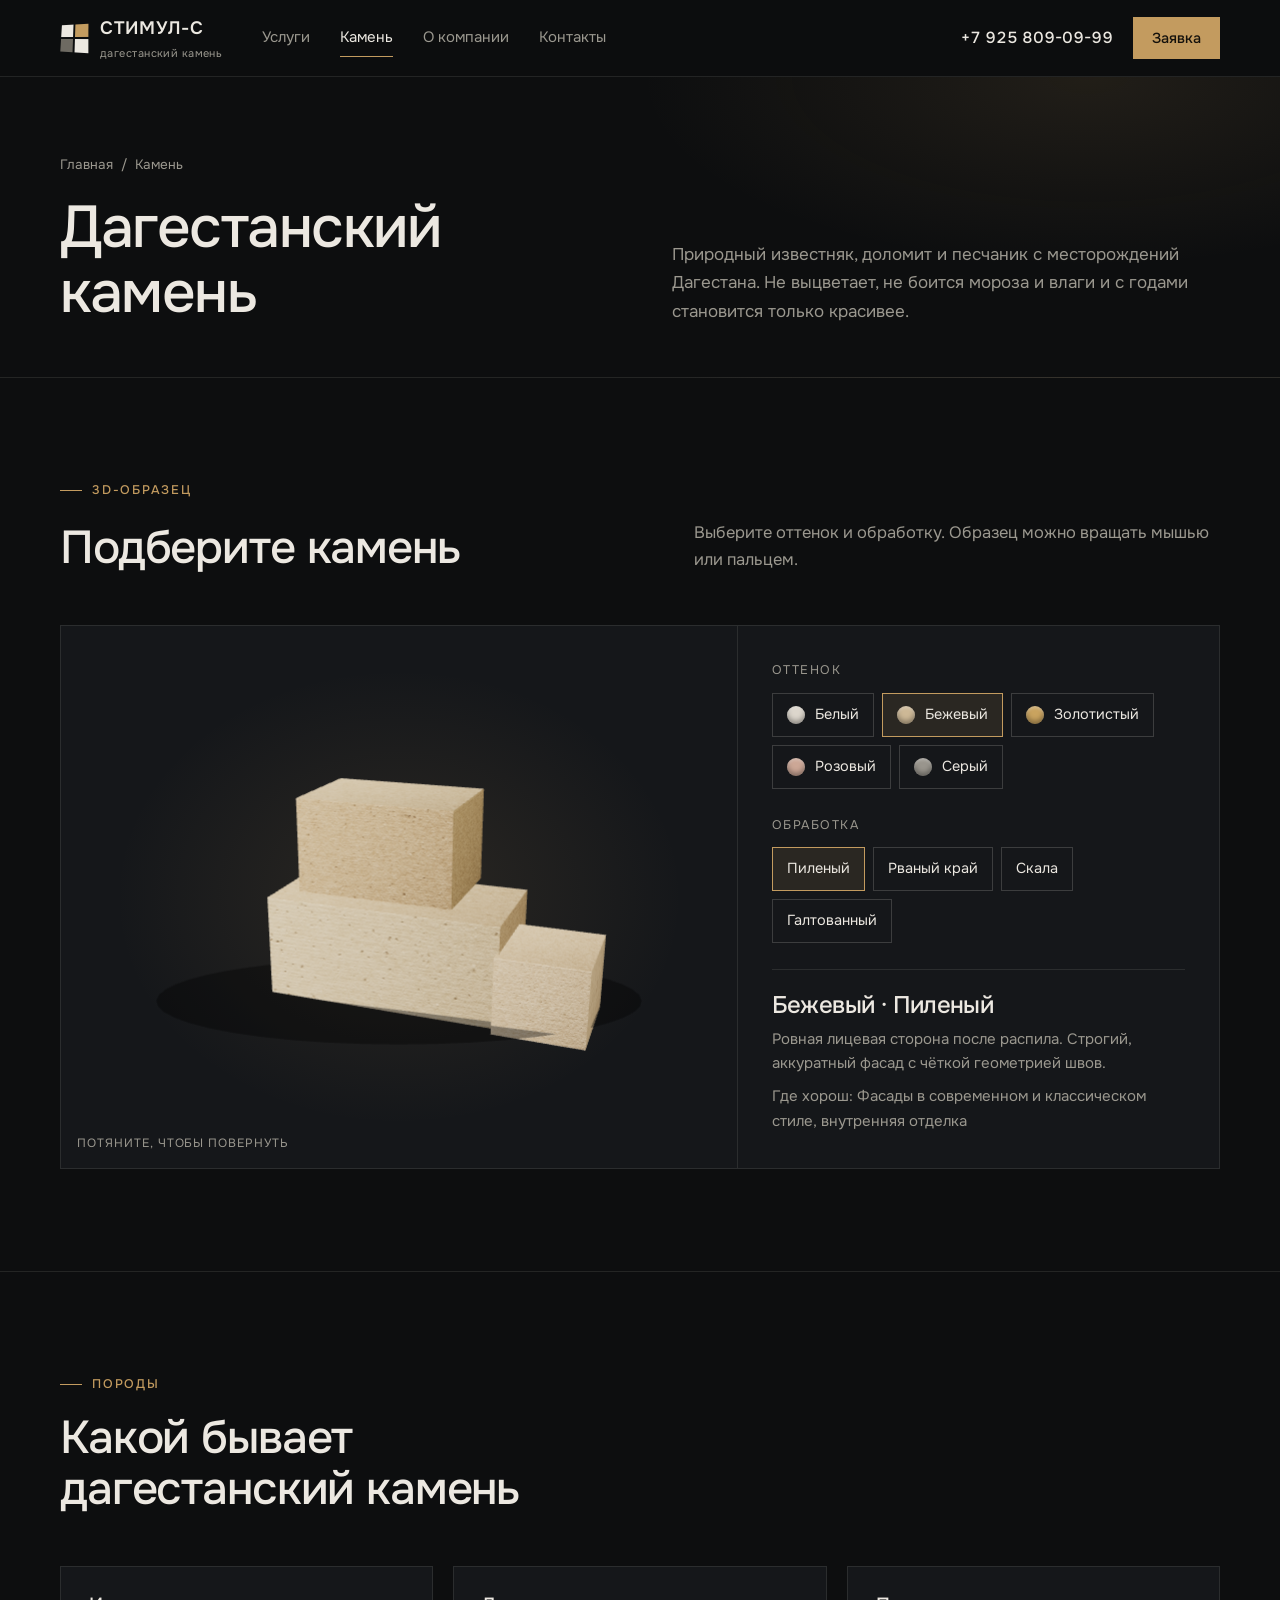
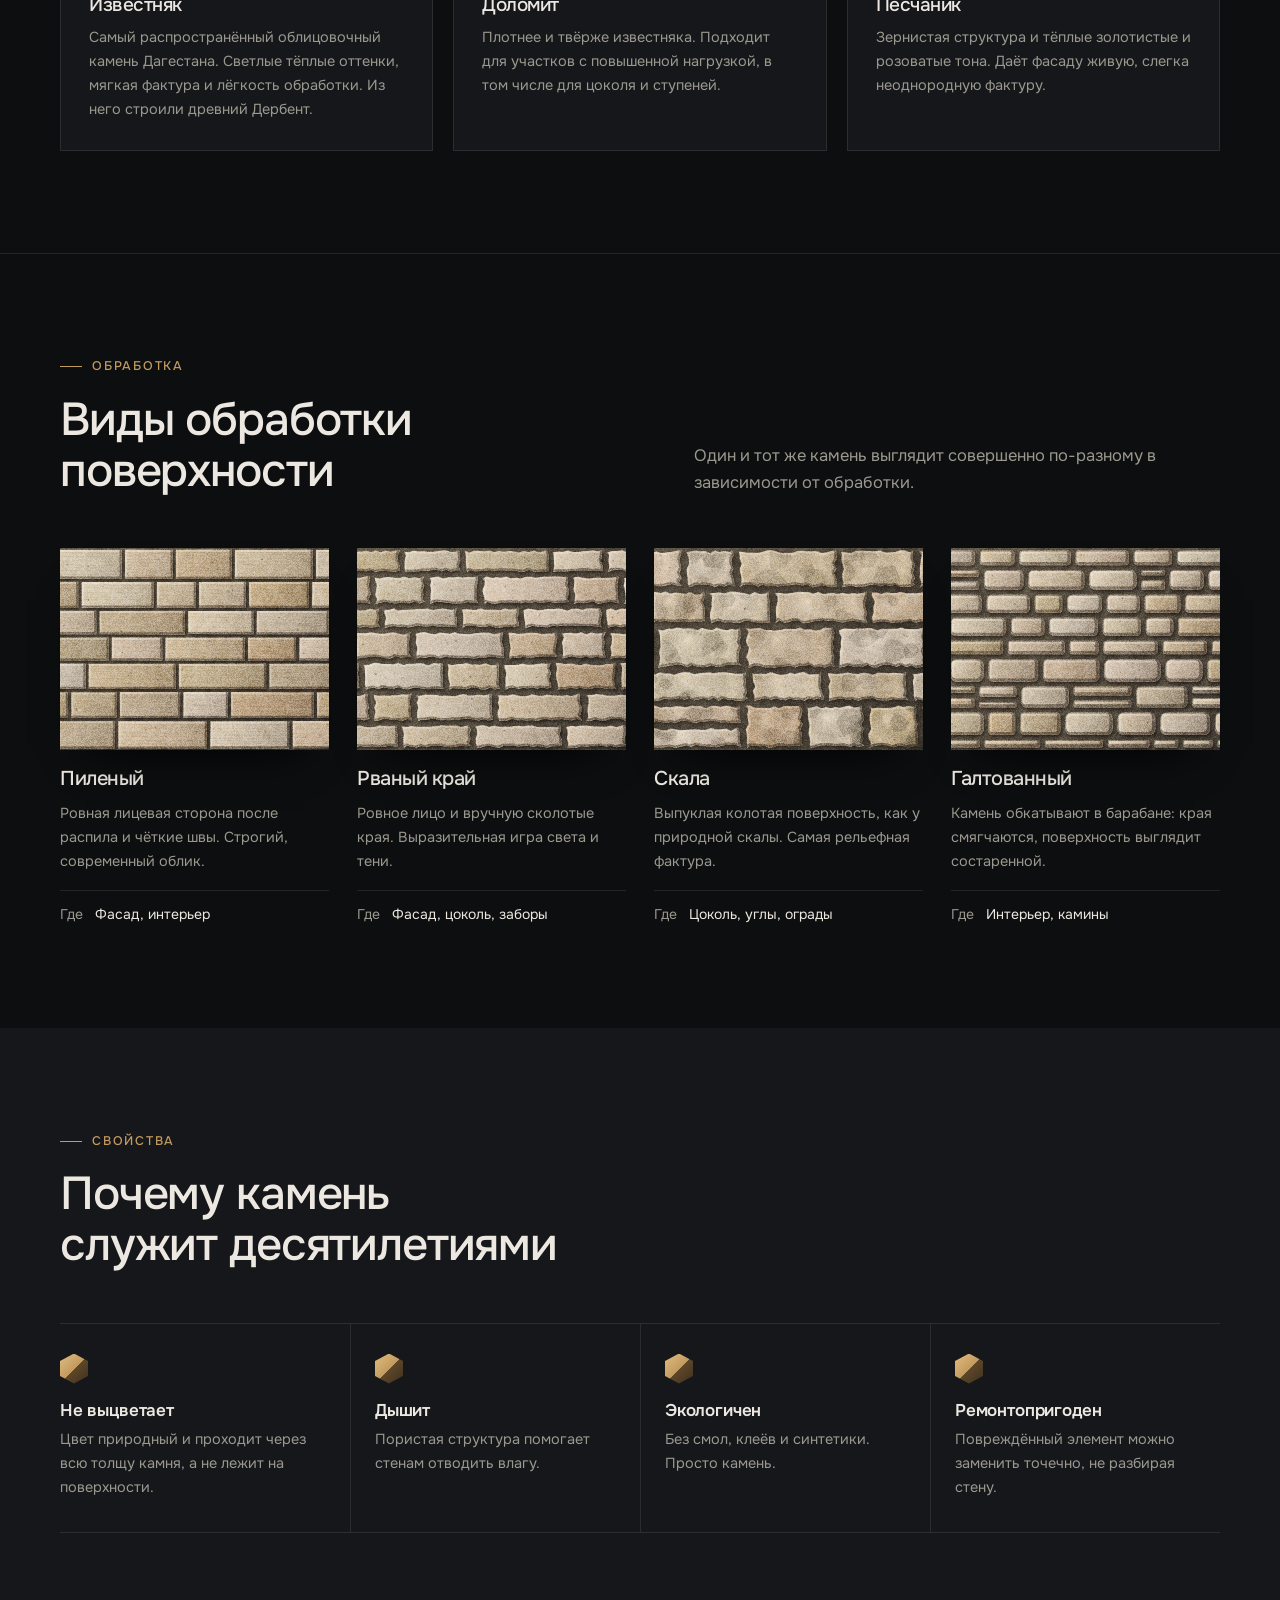
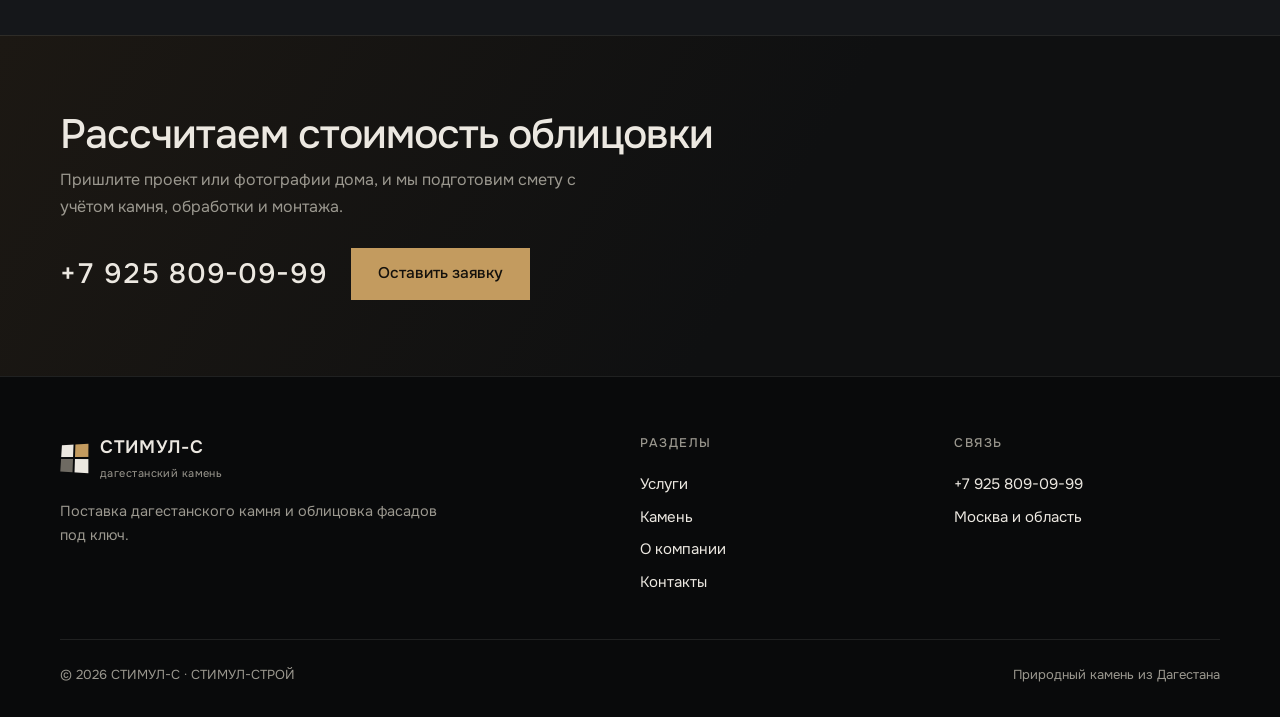
<file: kamen.html>
<!doctype html>
<html lang="ru">
<head>
<meta charset="utf-8">
<meta name="viewport" content="width=device-width,initial-scale=1,viewport-fit=cover">
<title>Камень · СТИМУЛ-С</title>
<meta name="description" content="Дагестанский природный камень: известняк, доломит, песчаник. Оттенки, виды обработки, свойства.">
<link rel="preconnect" href="https://fonts.googleapis.com">
<link rel="preconnect" href="https://fonts.gstatic.com" crossorigin>
<link rel="stylesheet" href="https://fonts.googleapis.com/css2?family=Onest:wght@400;500;600&display=swap">
<link rel="stylesheet" href="assets/style.css">
</head>
<body>
<header class="hdr">
  <div class="wrap">
    <a class="logo" href="index.html" aria-label="СТИМУЛ-С, главная"><i><b></b><b></b><b></b><b></b></i><span>СТИМУЛ-С<small>дагестанский камень</small></span></a>
    <nav class="nav" aria-label="Разделы"><a href="uslugi.html">Услуги</a><a href="kamen.html" aria-current="page">Камень</a><a href="o-kompanii.html">О компании</a><a href="kontakty.html">Контакты</a></nav>
    <div class="hdr-right">
      <a class="hdr-phone" href="tel:+79258090999">+7 925 809-09-99</a>
      <a class="btn btn-sm" href="kontakty.html">Заявка</a>
      <button class="burger" type="button" aria-label="Меню" aria-expanded="false"><span></span></button>
    </div>
  </div>
</header>
<main>
<section class="ph">
  <div class="wrap">
    <nav class="crumbs" aria-label="Навигация"><a href="index.html">Главная</a><span>/</span><span>Камень</span></nav>
    <h1>Дагестанский камень</h1>
    <p>Природный известняк, доломит и песчаник с месторождений Дагестана. Не выцветает, не боится мороза и влаги и с годами становится только красивее.</p>
  </div>
</section>
<section class="sec">
  <div class="wrap">
    <div class="head"><span class="label">3D-образец</span><h2>Подберите камень</h2><p>Выберите оттенок и обработку. Образец можно вращать мышью или пальцем.</p></div>
    <div class="cfg">
      <div class="stage" data-scene="sample" id="cfg-stage">
        <canvas class="fallback" data-art="wall" data-color="beige" data-finish="sawn" data-seed="90" data-scale="1" role="img" aria-label="Образец кладки"></canvas>
        <div class="gl" role="img" aria-label="Объёмный образец выбранного камня"></div>
        <span class="stage-hint">Потяните, чтобы повернуть</span>
      </div>
      <div class="cfg-panel">
        <fieldset id="cfg-color"><legend>Оттенок</legend><div class="chips">
          <div class="chip"><input type="radio" name="clr" id="c-white" value="white"><label for="c-white"><span class="sw" style="background:#DCD6CC"></span>Белый</label></div>
          <div class="chip"><input type="radio" name="clr" id="c-beige" value="beige" checked><label for="c-beige"><span class="sw" style="background:#CDB896"></span>Бежевый</label></div>
          <div class="chip"><input type="radio" name="clr" id="c-gold" value="gold"><label for="c-gold"><span class="sw" style="background:#C9A35F"></span>Золотистый</label></div>
          <div class="chip"><input type="radio" name="clr" id="c-pink" value="pink"><label for="c-pink"><span class="sw" style="background:#CCA796"></span>Розовый</label></div>
          <div class="chip"><input type="radio" name="clr" id="c-grey" value="grey"><label for="c-grey"><span class="sw" style="background:#99958D"></span>Серый</label></div>
        </div></fieldset>
        <fieldset id="cfg-finish"><legend>Обработка</legend><div class="chips">
          <div class="chip"><input type="radio" name="fin" id="f-sawn" value="sawn" checked><label for="f-sawn">Пиленый</label></div>
          <div class="chip"><input type="radio" name="fin" id="f-rough" value="rough"><label for="f-rough">Рваный край</label></div>
          <div class="chip"><input type="radio" name="fin" id="f-rock" value="rock"><label for="f-rock">Скала</label></div>
          <div class="chip"><input type="radio" name="fin" id="f-tumbled" value="tumbled"><label for="f-tumbled">Галтованный</label></div>
        </div></fieldset>
        <div class="cfg-desc" aria-live="polite"><h3 id="cfg-name">Бежевый · Пиленый</h3><p id="cfg-text"></p><p id="cfg-use" class="small"></p></div>
      </div>
    </div>
  </div>
</section>
<section class="sec">
  <div class="wrap">
    <div class="head"><span class="label">Породы</span><h2>Какой бывает дагестанский камень</h2></div>
    <div class="grid3">
      <div class="feat"><h3>Известняк</h3><p>Самый распространённый облицовочный камень Дагестана. Светлые тёплые оттенки, мягкая фактура и лёгкость обработки. Из него строили древний Дербент.</p></div>
      <div class="feat"><h3>Доломит</h3><p>Плотнее и твёрже известняка. Подходит для участков с повышенной нагрузкой, в том числе для цоколя и ступеней.</p></div>
      <div class="feat"><h3>Песчаник</h3><p>Зернистая структура и тёплые золотистые и розоватые тона. Даёт фасаду живую, слегка неоднородную фактуру.</p></div>
    </div>
  </div>
</section>
<section class="sec">
  <div class="wrap">
    <div class="head"><span class="label">Обработка</span><h2>Виды обработки поверхности</h2><p>Один и тот же камень выглядит совершенно по-разному в зависимости от обработки.</p></div>
    <div class="grid4">
      <div class="card finish tilt-wrap"><div class="tilt"><div class="pic"><canvas data-art="wall" data-color="beige" data-finish="sawn" data-seed="71" role="img" aria-label="Пиленый"></canvas></div></div>
        <h3>Пиленый</h3><p>Ровная лицевая сторона после распила и чёткие швы. Строгий, современный облик.</p><dl><dt>Где</dt><dd>Фасад, интерьер</dd></dl></div>
      <div class="card finish tilt-wrap"><div class="tilt"><div class="pic"><canvas data-art="wall" data-color="beige" data-finish="rough" data-seed="72" role="img" aria-label="Рваный край"></canvas></div></div>
        <h3>Рваный край</h3><p>Ровное лицо и вручную сколотые края. Выразительная игра света и тени.</p><dl><dt>Где</dt><dd>Фасад, цоколь, заборы</dd></dl></div>
      <div class="card finish tilt-wrap"><div class="tilt"><div class="pic"><canvas data-art="wall" data-color="beige" data-finish="rock" data-seed="73" role="img" aria-label="Скала"></canvas></div></div>
        <h3>Скала</h3><p>Выпуклая колотая поверхность, как у природной скалы. Самая рельефная фактура.</p><dl><dt>Где</dt><dd>Цоколь, углы, ограды</dd></dl></div>
      <div class="card finish tilt-wrap"><div class="tilt"><div class="pic"><canvas data-art="wall" data-color="beige" data-finish="tumbled" data-seed="74" role="img" aria-label="Галтованный"></canvas></div></div>
        <h3>Галтованный</h3><p>Камень обкатывают в барабане: края смягчаются, поверхность выглядит состаренной.</p><dl><dt>Где</dt><dd>Интерьер, камины</dd></dl></div>
    </div>
  </div>
</section>
<section class="sec tint">
  <div class="wrap">
    <div class="head"><span class="label">Свойства</span><h2>Почему камень служит десятилетиями</h2></div>
    <div class="facts">
      <div><i></i><h3>Не выцветает</h3><p>Цвет природный и проходит через всю толщу камня, а не лежит на поверхности.</p></div>
      <div><i></i><h3>Дышит</h3><p>Пористая структура помогает стенам отводить влагу.</p></div>
      <div><i></i><h3>Экологичен</h3><p>Без смол, клеёв и синтетики. Просто камень.</p></div>
      <div><i></i><h3>Ремонтопригоден</h3><p>Повреждённый элемент можно заменить точечно, не разбирая стену.</p></div>
    </div>
  </div>
</section>
<section class="cta">
  <div class="wrap">
    <div><h2>Рассчитаем стоимость облицовки</h2><p>Пришлите проект или фотографии дома, и мы подготовим смету с учётом камня, обработки и монтажа.</p></div>
    <div class="cta-actions"><a class="cta-phone" href="tel:+79258090999">+7 925 809-09-99</a><a class="btn btn-light" href="kontakty.html">Оставить заявку</a></div>
  </div>
</section>
</main>
<footer class="ftr">
  <div class="wrap">
    <div class="cols">
      <div><a class="logo" href="index.html"><i><b></b><b></b><b></b><b></b></i><span>СТИМУЛ-С<small>дагестанский камень</small></span></a>
        <p>Поставка дагестанского камня и облицовка фасадов под ключ.</p></div>
      <div><h4>Разделы</h4><ul><li><a href="uslugi.html">Услуги</a></li><li><a href="kamen.html">Камень</a></li><li><a href="o-kompanii.html">О компании</a></li><li><a href="kontakty.html">Контакты</a></li></ul></div>
      <div><h4>Связь</h4><ul><li><a href="tel:+79258090999">+7 925 809-09-99</a></li><li>Москва и область</li></ul></div>
    </div>
    <div class="bottom"><span>© <span data-year>2026</span> СТИМУЛ-С · СТИМУЛ-СТРОЙ</span><span>Природный камень из Дагестана</span></div>
  </div>
</footer>
<script src="assets/stone.js"></script>
<script src="assets/three.min.js"></script>
<script src="assets/three-scene.js"></script>
<script src="assets/app.js"></script>
</body>
</html>
</file>
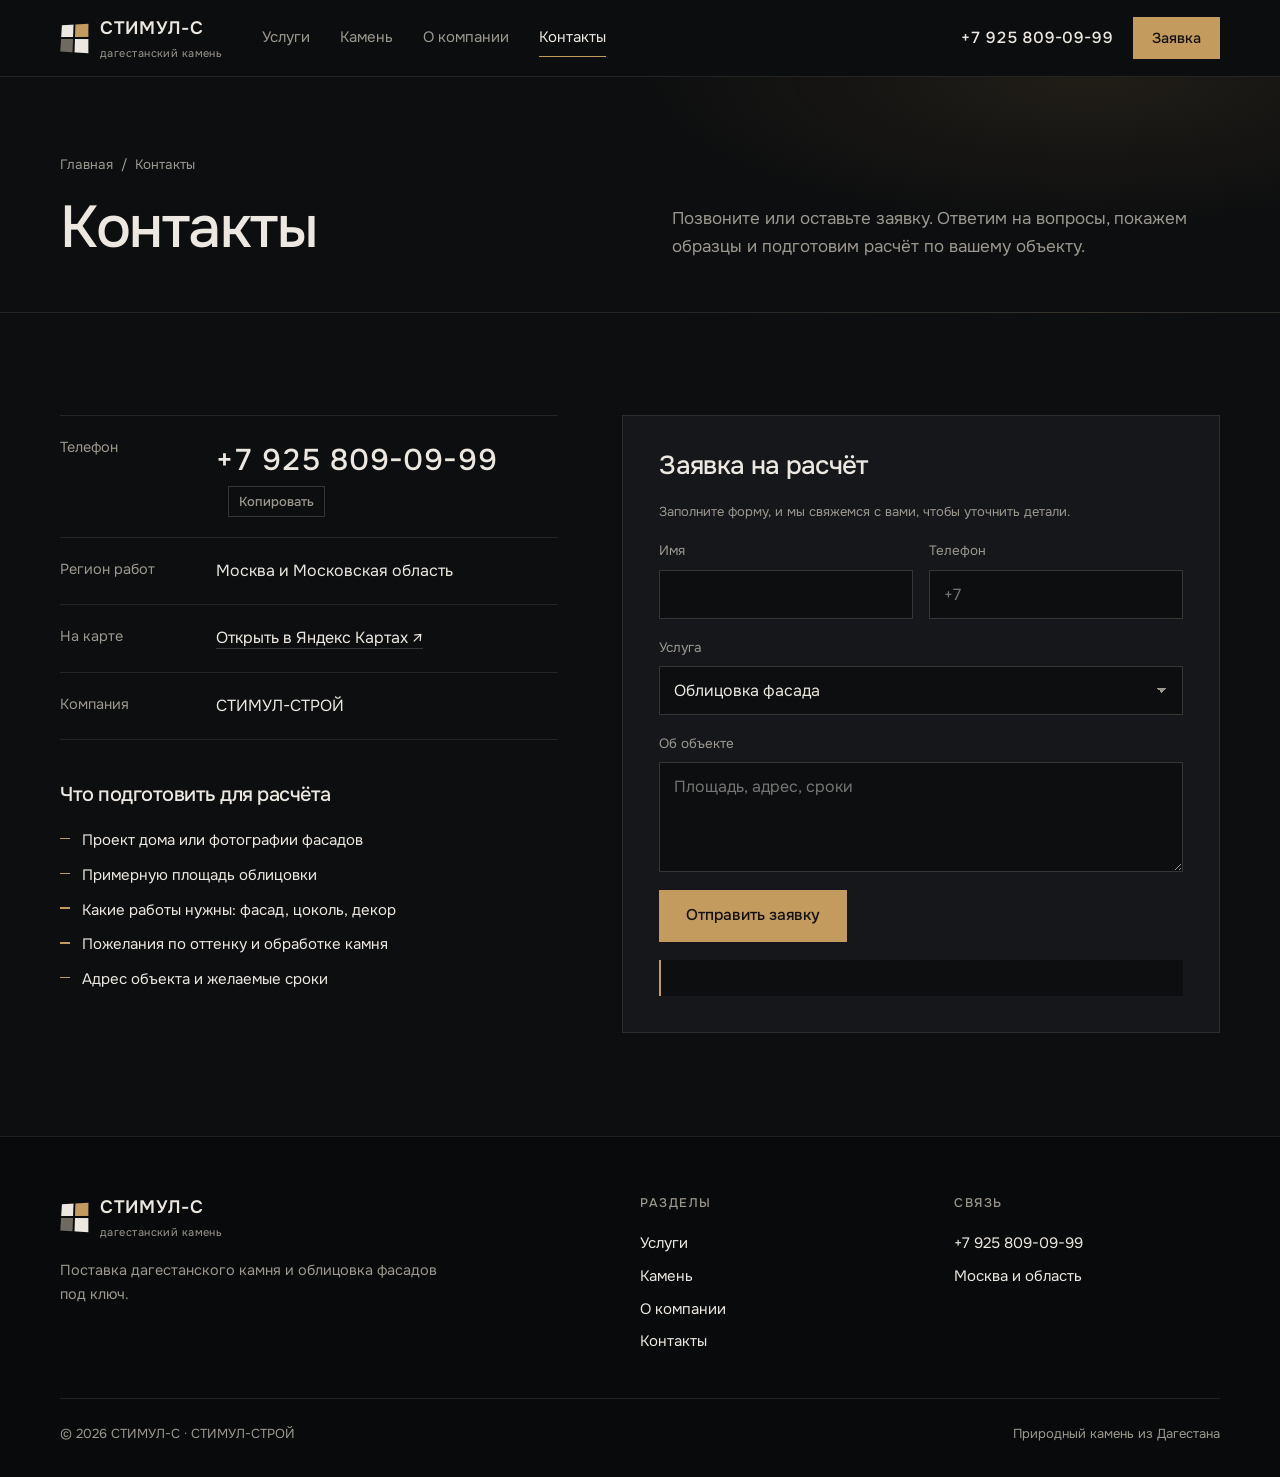
<file: kontakty.html>
<!doctype html>
<html lang="ru">
<head>
<meta charset="utf-8">
<meta name="viewport" content="width=device-width,initial-scale=1,viewport-fit=cover">
<title>Контакты · СТИМУЛ-С</title>
<meta name="description" content="Телефон и заявка на расчёт облицовки дагестанским камнем.">
<link rel="preconnect" href="https://fonts.googleapis.com">
<link rel="preconnect" href="https://fonts.gstatic.com" crossorigin>
<link rel="stylesheet" href="https://fonts.googleapis.com/css2?family=Onest:wght@400;500;600&display=swap">
<link rel="stylesheet" href="assets/style.css">
</head>
<body>
<header class="hdr">
  <div class="wrap">
    <a class="logo" href="index.html" aria-label="СТИМУЛ-С, главная"><i><b></b><b></b><b></b><b></b></i><span>СТИМУЛ-С<small>дагестанский камень</small></span></a>
    <nav class="nav" aria-label="Разделы"><a href="uslugi.html">Услуги</a><a href="kamen.html">Камень</a><a href="o-kompanii.html">О компании</a><a href="kontakty.html" aria-current="page">Контакты</a></nav>
    <div class="hdr-right">
      <a class="hdr-phone" href="tel:+79258090999">+7 925 809-09-99</a>
      <a class="btn btn-sm" href="kontakty.html">Заявка</a>
      <button class="burger" type="button" aria-label="Меню" aria-expanded="false"><span></span></button>
    </div>
  </div>
</header>
<main>
<section class="ph">
  <div class="wrap">
    <nav class="crumbs" aria-label="Навигация"><a href="index.html">Главная</a><span>/</span><span>Контакты</span></nav>
    <h1>Контакты</h1>
    <p>Позвоните или оставьте заявку. Ответим на вопросы, покажем образцы и подготовим расчёт по вашему объекту.</p>
  </div>
</section>
<section class="sec">
  <div class="wrap contact">
    <div class="c-col">
      <dl class="c-list">
        <div><dt>Телефон</dt><dd><a class="c-big" href="tel:+79258090999">+7 925 809-09-99</a><button class="copy" type="button">Копировать</button></dd></div>
        <div><dt>Регион работ</dt><dd>Москва и Московская область</dd></div>
        <div><dt>На карте</dt><dd><a href="https://yandex.ru/maps/org/rashidstroy/15438129561/?ll=38.048163%2C55.611939&amp;z=16" target="_blank" rel="noopener">Открыть в Яндекс Картах ↗</a></dd></div>
        <div><dt>Компания</dt><dd>СТИМУЛ-СТРОЙ</dd></div>
      </dl>
      <div class="prep">
        <h3>Что подготовить для расчёта</h3>
        <ul class="ticks">
          <li>Проект дома или фотографии фасадов</li>
          <li>Примерную площадь облицовки</li>
          <li>Какие работы нужны: фасад, цоколь, декор</li>
          <li>Пожелания по оттенку и обработке камня</li>
          <li>Адрес объекта и желаемые сроки</li>
        </ul>
      </div>
    </div>
    <form class="req" novalidate>
      <h2>Заявка на расчёт</h2>
      <p class="small">Заполните форму, и мы свяжемся с вами, чтобы уточнить детали.</p>
      <div class="row2">
        <div class="field"><label for="f-name">Имя</label><input id="f-name" name="name" autocomplete="name"></div>
        <div class="field"><label for="f-phone">Телефон</label><input id="f-phone" name="phone" type="tel" autocomplete="tel" placeholder="+7"></div>
      </div>
      <p class="err" hidden>Укажите номер телефона, чтобы мы могли перезвонить.</p>
      <div class="field"><label for="f-work">Услуга</label>
        <select id="f-work" name="work"><option>Облицовка фасада</option><option>Цоколь из камня</option><option>Декор фасада</option><option>Внутренняя отделка</option><option>Мощение природным камнем</option><option>Нужна консультация</option></select></div>
      <div class="field"><label for="f-msg">Об объекте</label><textarea id="f-msg" name="msg" placeholder="Площадь, адрес, сроки"></textarea></div>
      <div><button class="btn" type="submit">Отправить заявку</button></div>
      <div class="ok" hidden></div>
    </form>
  </div>
</section>

</main>
<footer class="ftr">
  <div class="wrap">
    <div class="cols">
      <div><a class="logo" href="index.html"><i><b></b><b></b><b></b><b></b></i><span>СТИМУЛ-С<small>дагестанский камень</small></span></a>
        <p>Поставка дагестанского камня и облицовка фасадов под ключ.</p></div>
      <div><h4>Разделы</h4><ul><li><a href="uslugi.html">Услуги</a></li><li><a href="kamen.html">Камень</a></li><li><a href="o-kompanii.html">О компании</a></li><li><a href="kontakty.html">Контакты</a></li></ul></div>
      <div><h4>Связь</h4><ul><li><a href="tel:+79258090999">+7 925 809-09-99</a></li><li>Москва и область</li></ul></div>
    </div>
    <div class="bottom"><span>© <span data-year>2026</span> СТИМУЛ-С · СТИМУЛ-СТРОЙ</span><span>Природный камень из Дагестана</span></div>
  </div>
</footer>
<script src="assets/stone.js"></script>
<script src="assets/three.min.js"></script>
<script src="assets/three-scene.js"></script>
<script src="assets/app.js"></script>
</body>
</html>
</file>
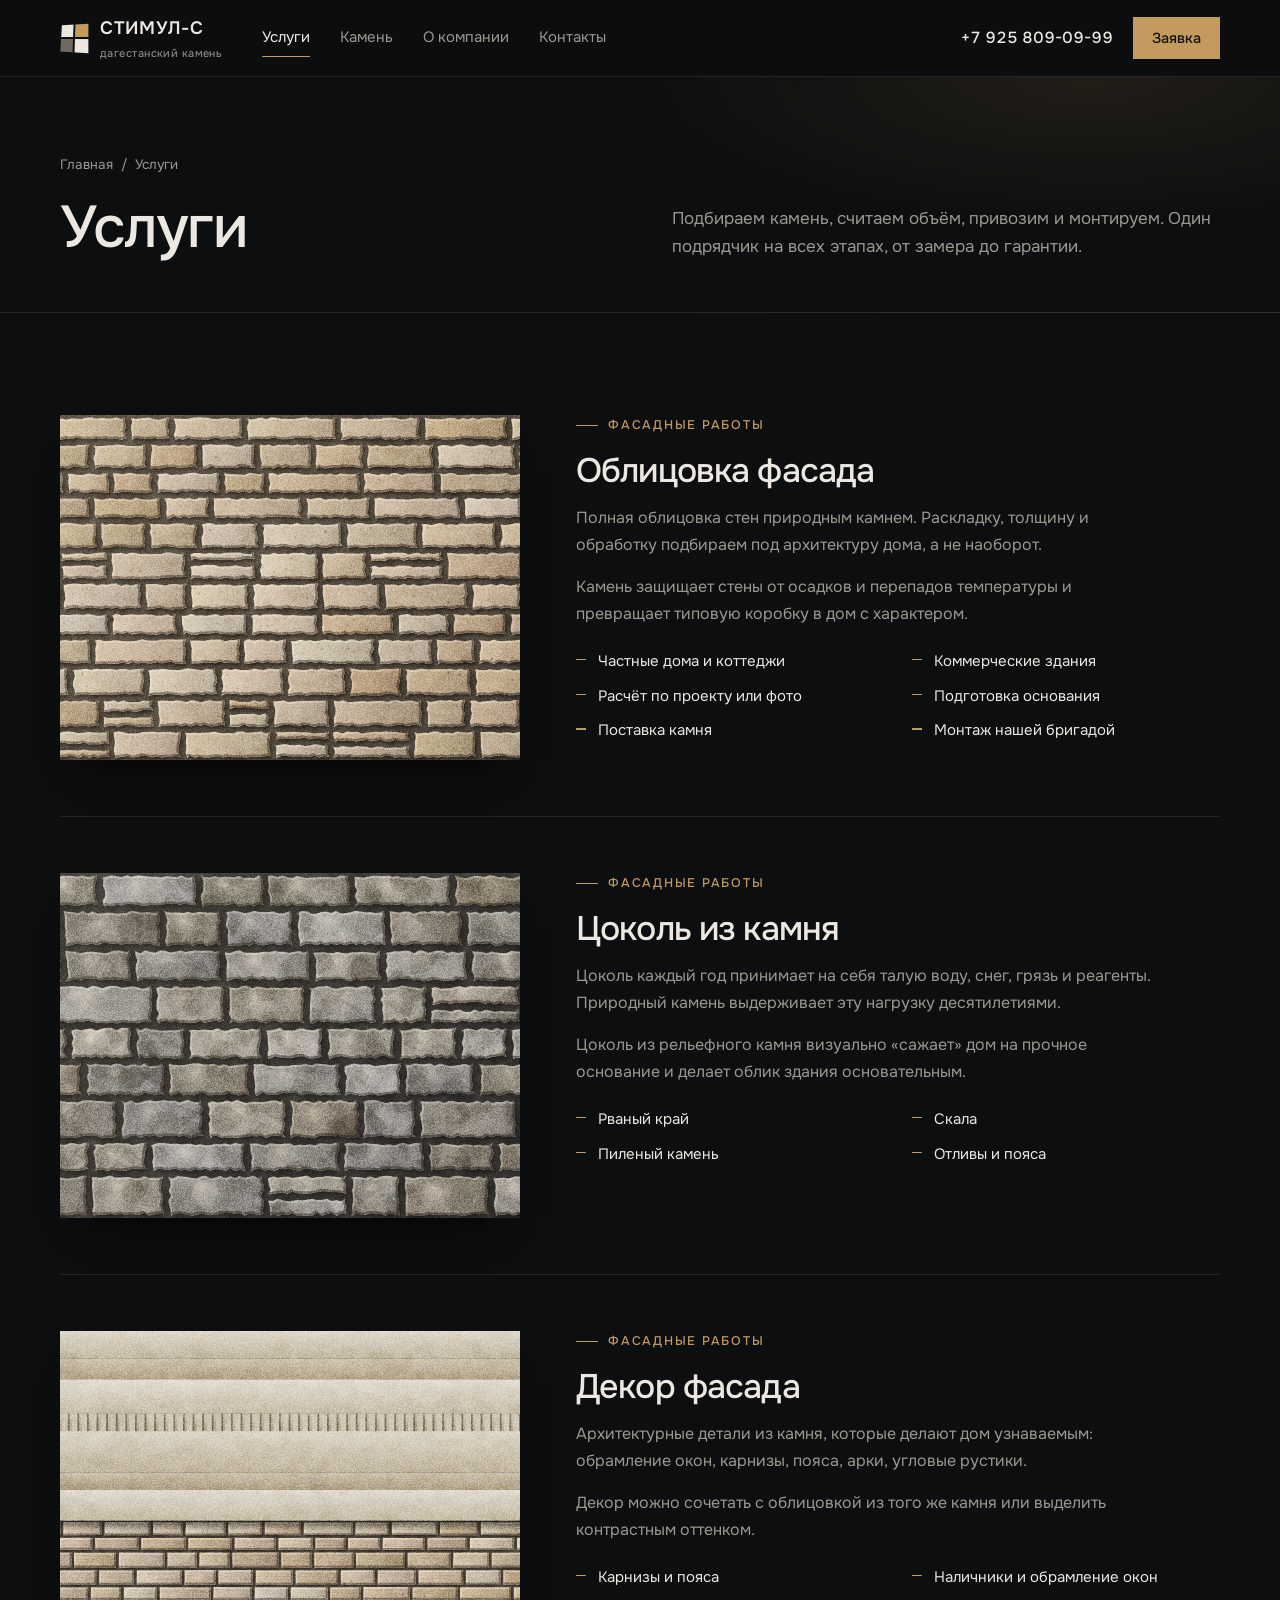
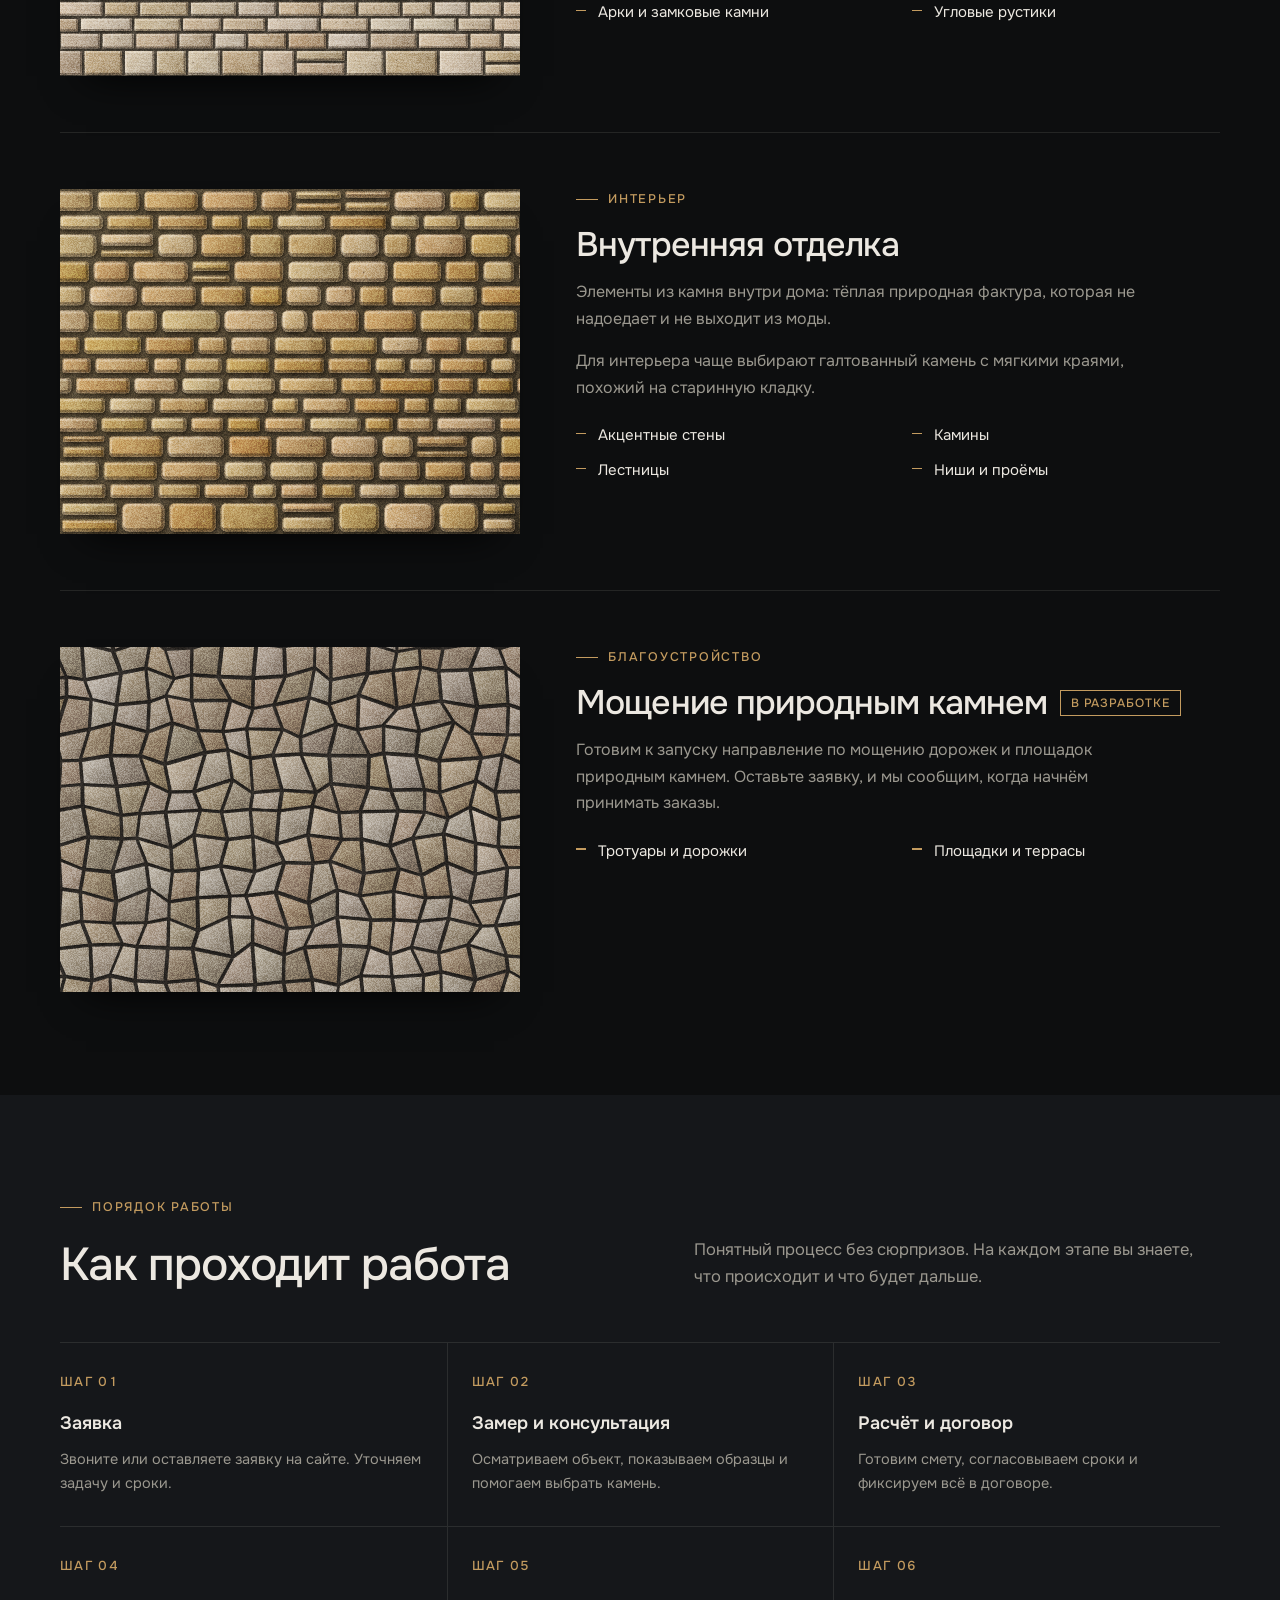
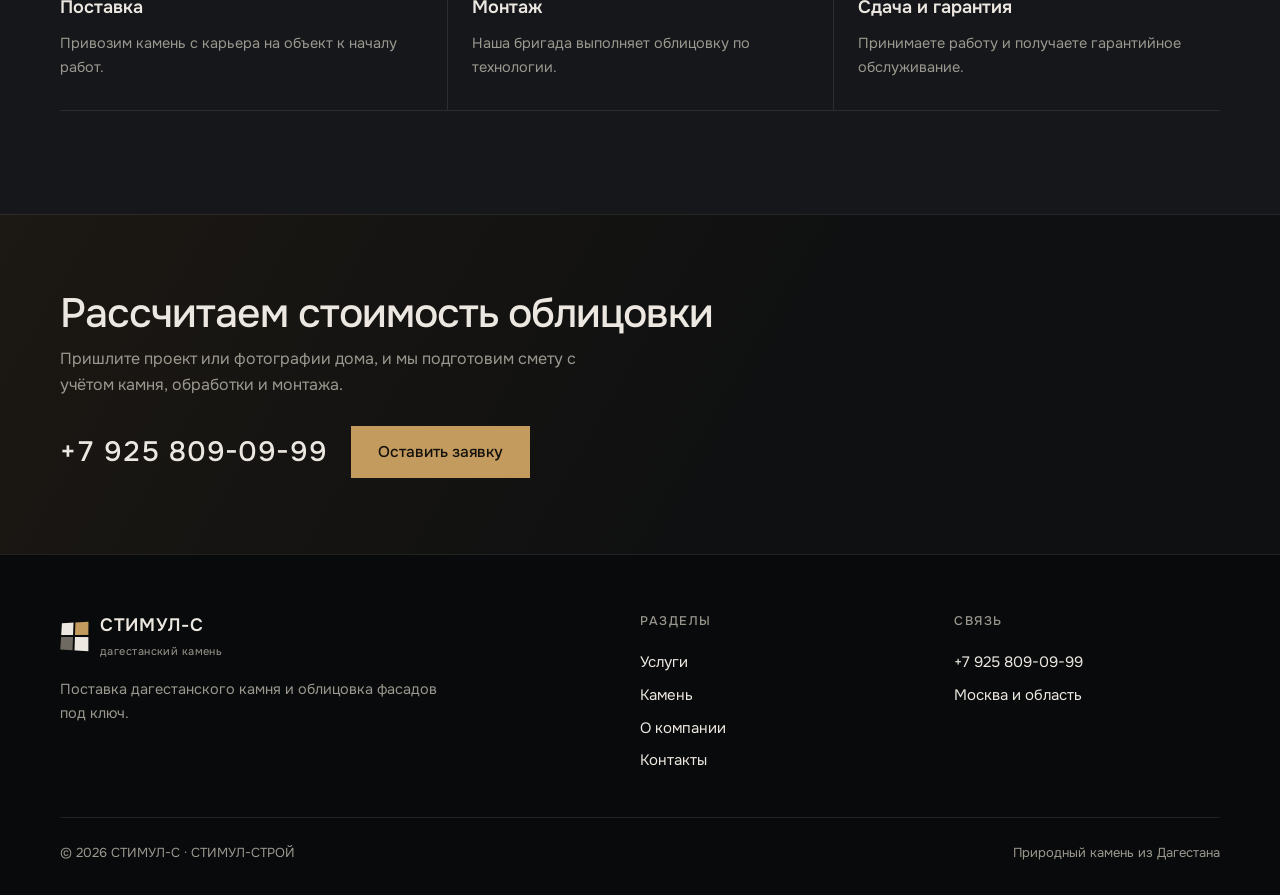
<file: uslugi.html>
<!doctype html>
<html lang="ru">
<head>
<meta charset="utf-8">
<meta name="viewport" content="width=device-width,initial-scale=1,viewport-fit=cover">
<title>Услуги · СТИМУЛ-С</title>
<meta name="description" content="Облицовка фасада, цоколь, декор и внутренняя отделка дагестанским камнем. Собственный монтаж и гарантия.">
<link rel="preconnect" href="https://fonts.googleapis.com">
<link rel="preconnect" href="https://fonts.gstatic.com" crossorigin>
<link rel="stylesheet" href="https://fonts.googleapis.com/css2?family=Onest:wght@400;500;600&display=swap">
<link rel="stylesheet" href="assets/style.css">
</head>
<body>
<header class="hdr">
  <div class="wrap">
    <a class="logo" href="index.html" aria-label="СТИМУЛ-С, главная"><i><b></b><b></b><b></b><b></b></i><span>СТИМУЛ-С<small>дагестанский камень</small></span></a>
    <nav class="nav" aria-label="Разделы"><a href="uslugi.html" aria-current="page">Услуги</a><a href="kamen.html">Камень</a><a href="o-kompanii.html">О компании</a><a href="kontakty.html">Контакты</a></nav>
    <div class="hdr-right">
      <a class="hdr-phone" href="tel:+79258090999">+7 925 809-09-99</a>
      <a class="btn btn-sm" href="kontakty.html">Заявка</a>
      <button class="burger" type="button" aria-label="Меню" aria-expanded="false"><span></span></button>
    </div>
  </div>
</header>
<main>
<section class="ph">
  <div class="wrap">
    <nav class="crumbs" aria-label="Навигация"><a href="index.html">Главная</a><span>/</span><span>Услуги</span></nav>
    <h1>Услуги</h1>
    <p>Подбираем камень, считаем объём, привозим и монтируем. Один подрядчик на всех этапах, от замера до гарантии.</p>
  </div>
</section>
<section class="sec">
  <div class="wrap">
    <article class="svc" id="facade">
      <div class="tilt-wrap"><div class="tilt"><div class="pic"><canvas data-art="wall" data-color="beige" data-finish="rough" data-seed="12" role="img" aria-label="Фасадная кладка"></canvas></div></div></div>
      <div class="svc-body">
        <span class="label">Фасадные работы</span>
        <h2>Облицовка фасада</h2>
        <p>Полная облицовка стен природным камнем. Раскладку, толщину и обработку подбираем под архитектуру дома, а не наоборот.</p>
        <p>Камень защищает стены от осадков и перепадов температуры и превращает типовую коробку в дом с характером.</p>
        <ul class="ticks"><li>Частные дома и коттеджи</li><li>Коммерческие здания</li><li>Расчёт по проекту или фото</li><li>Подготовка основания</li><li>Поставка камня</li><li>Монтаж нашей бригадой</li></ul>
      </div>
    </article>
    <article class="svc" id="plinth">
      <div class="tilt-wrap"><div class="tilt"><div class="pic"><canvas data-art="wall" data-color="grey" data-finish="rock" data-seed="24" role="img" aria-label="Цоколь из камня"></canvas></div></div></div>
      <div class="svc-body">
        <span class="label">Фасадные работы</span>
        <h2>Цоколь из камня</h2>
        <p>Цоколь каждый год принимает на себя талую воду, снег, грязь и реагенты. Природный камень выдерживает эту нагрузку десятилетиями.</p>
        <p>Цоколь из рельефного камня визуально «сажает» дом на прочное основание и делает облик здания основательным.</p>
        <ul class="ticks"><li>Рваный край</li><li>Скала</li><li>Пиленый камень</li><li>Отливы и пояса</li></ul>
      </div>
    </article>
    <article class="svc" id="decor">
      <div class="tilt-wrap"><div class="tilt"><div class="pic"><canvas data-art="decor" data-seed="32" role="img" aria-label="Декор фасада"></canvas></div></div></div>
      <div class="svc-body">
        <span class="label">Фасадные работы</span>
        <h2>Декор фасада</h2>
        <p>Архитектурные детали из камня, которые делают дом узнаваемым: обрамление окон, карнизы, пояса, арки, угловые рустики.</p>
        <p>Декор можно сочетать с облицовкой из того же камня или выделить контрастным оттенком.</p>
        <ul class="ticks"><li>Карнизы и пояса</li><li>Наличники и обрамление окон</li><li>Арки и замковые камни</li><li>Угловые рустики</li></ul>
      </div>
    </article>
    <article class="svc" id="interior">
      <div class="tilt-wrap"><div class="tilt"><div class="pic"><canvas data-art="wall" data-color="gold" data-finish="tumbled" data-seed="42" role="img" aria-label="Камень в интерьере"></canvas></div></div></div>
      <div class="svc-body">
        <span class="label">Интерьер</span>
        <h2>Внутренняя отделка</h2>
        <p>Элементы из камня внутри дома: тёплая природная фактура, которая не надоедает и не выходит из моды.</p>
        <p>Для интерьера чаще выбирают галтованный камень с мягкими краями, похожий на старинную кладку.</p>
        <ul class="ticks"><li>Акцентные стены</li><li>Камины</li><li>Лестницы</li><li>Ниши и проёмы</li></ul>
      </div>
    </article>
    <article class="svc" id="paving">
      <div class="tilt-wrap"><div class="tilt"><div class="pic"><canvas data-art="paving" data-seed="52" role="img" aria-label="Мощение природным камнем"></canvas></div></div></div>
      <div class="svc-body">
        <span class="label">Благоустройство</span>
        <h2>Мощение природным камнем <span class="tag">В разработке</span></h2>
        <p>Готовим к запуску направление по мощению дорожек и площадок природным камнем. Оставьте заявку, и мы сообщим, когда начнём принимать заказы.</p>
        <ul class="ticks"><li>Тротуары и дорожки</li><li>Площадки и террасы</li></ul>
      </div>
    </article>
  </div>
</section>
<section class="sec tint">
  <div class="wrap">
    <div class="head"><span class="label">Порядок работы</span><h2>Как проходит работа</h2><p>Понятный процесс без сюрпризов. На каждом этапе вы знаете, что происходит и что будет дальше.</p></div>
    <ol class="steps wide">
      <li><b>ШАГ 01</b><strong>Заявка</strong><span>Звоните или оставляете заявку на сайте. Уточняем задачу и сроки.</span></li>
      <li><b>ШАГ 02</b><strong>Замер и консультация</strong><span>Осматриваем объект, показываем образцы и помогаем выбрать камень.</span></li>
      <li><b>ШАГ 03</b><strong>Расчёт и договор</strong><span>Готовим смету, согласовываем сроки и фиксируем всё в договоре.</span></li>
      <li><b>ШАГ 04</b><strong>Поставка</strong><span>Привозим камень с карьера на объект к началу работ.</span></li>
      <li><b>ШАГ 05</b><strong>Монтаж</strong><span>Наша бригада выполняет облицовку по технологии.</span></li>
      <li><b>ШАГ 06</b><strong>Сдача и гарантия</strong><span>Принимаете работу и получаете гарантийное обслуживание.</span></li>
    </ol>
  </div>
</section>
<section class="cta">
  <div class="wrap">
    <div><h2>Рассчитаем стоимость облицовки</h2><p>Пришлите проект или фотографии дома, и мы подготовим смету с учётом камня, обработки и монтажа.</p></div>
    <div class="cta-actions"><a class="cta-phone" href="tel:+79258090999">+7 925 809-09-99</a><a class="btn btn-light" href="kontakty.html">Оставить заявку</a></div>
  </div>
</section>
</main>
<footer class="ftr">
  <div class="wrap">
    <div class="cols">
      <div><a class="logo" href="index.html"><i><b></b><b></b><b></b><b></b></i><span>СТИМУЛ-С<small>дагестанский камень</small></span></a>
        <p>Поставка дагестанского камня и облицовка фасадов под ключ.</p></div>
      <div><h4>Разделы</h4><ul><li><a href="uslugi.html">Услуги</a></li><li><a href="kamen.html">Камень</a></li><li><a href="o-kompanii.html">О компании</a></li><li><a href="kontakty.html">Контакты</a></li></ul></div>
      <div><h4>Связь</h4><ul><li><a href="tel:+79258090999">+7 925 809-09-99</a></li><li>Москва и область</li></ul></div>
    </div>
    <div class="bottom"><span>© <span data-year>2026</span> СТИМУЛ-С · СТИМУЛ-СТРОЙ</span><span>Природный камень из Дагестана</span></div>
  </div>
</footer>
<script src="assets/stone.js"></script>
<script src="assets/three.min.js"></script>
<script src="assets/three-scene.js"></script>
<script src="assets/app.js"></script>
</body>
</html>
</file>
<file: assets/style.css>
/* Layout: тёмная деловая сетка — графитовое поле, тонкие линии, объёмные 3D-сцены из камня как главный визуальный акцент */
:root{
  --bg:#0D0E0F;
  --surface:#15171A;
  --surface-2:#1C1F22;
  --ink:#ECE8E1;
  --muted:#9B988F;
  --line:rgba(236,232,225,.10);
  --line-2:rgba(236,232,225,.18);
  --accent:#C39B5F;
  --accent-2:#E0BC82;

  --f:"Onest","Segoe UI",Roboto,Arial,sans-serif;
  --wrap:1200px;
  --gl:max(20px, env(safe-area-inset-left,0px));
  --gr:max(20px, env(safe-area-inset-right,0px));
  color-scheme:dark;
}
*{box-sizing:border-box}
html{-webkit-text-size-adjust:100%}
body{margin:0;background:var(--bg);color:var(--ink);font-family:var(--f);font-size:16px;line-height:1.65;overflow-x:hidden;-webkit-font-smoothing:antialiased}
body::before{content:"";position:fixed;inset:0 0 auto;height:env(safe-area-inset-top,0px);z-index:60;background:var(--bg)}
img{max-width:100%;display:block}
a{color:inherit;text-decoration:none}
:focus-visible{outline:2px solid var(--accent);outline-offset:3px}
h1,h2,h3{font-weight:500;letter-spacing:-.025em;line-height:1.1;margin:0;text-wrap:balance}
p{margin:0}
ul,ol{margin:0;padding:0;list-style:none}
.wrap{max-width:var(--wrap);margin:0 auto;padding-left:var(--gl);padding-right:var(--gr)}
.label{display:inline-flex;align-items:center;gap:10px;font-size:12.5px;font-weight:500;letter-spacing:.14em;text-transform:uppercase;color:var(--accent)}
.label::before{content:"";width:22px;height:1px;background:var(--accent)}
.muted{color:var(--muted)}

/* ——— header ——— */
.hdr{position:sticky;top:env(safe-area-inset-top,0px);z-index:50;background:rgba(13,14,15,.82);backdrop-filter:blur(12px);-webkit-backdrop-filter:blur(12px);border-bottom:1px solid var(--line)}
.hdr .wrap{display:flex;align-items:center;gap:40px;height:76px}
.logo{display:flex;align-items:center;gap:12px;flex-shrink:0}
.logo i{width:28px;height:28px;display:grid;grid-template-columns:1fr 1fr;grid-template-rows:1fr 1fr;gap:2px;transform:perspective(60px) rotateY(-14deg) rotateX(8deg)}
.logo i b{background:var(--ink)}
.logo i b:nth-child(2){background:var(--accent)}
.logo i b:nth-child(3){background:#6E6A62}
.logo span{font-weight:600;font-size:18px;letter-spacing:.04em}
.logo small{display:block;font-size:11px;font-weight:400;letter-spacing:.04em;color:var(--muted);margin-top:1px}
.nav{display:flex;gap:30px}
.nav a{font-size:15px;color:var(--muted);padding:6px 0;border-bottom:1px solid transparent;transition:color .15s,border-color .15s}
.nav a:hover{color:var(--ink)}
.nav a[aria-current="page"]{color:var(--ink);border-bottom-color:var(--accent)}
.hdr-right{margin-left:auto;display:flex;align-items:center;gap:20px}
.hdr-phone{font-weight:500;font-size:16px;font-variant-numeric:tabular-nums;white-space:nowrap}
.burger{display:none;width:44px;height:44px;border:1px solid var(--line-2);background:transparent;cursor:pointer;align-items:center;justify-content:center}
.burger span,.burger span::before,.burger span::after{display:block;width:18px;height:1.5px;background:var(--ink);position:relative}
.burger span::before,.burger span::after{content:"";position:absolute;left:0}
.burger span::before{top:-6px}.burger span::after{top:6px}
@media (max-width:1020px){
  .hdr .wrap{gap:16px}
  .nav{display:none;position:absolute;left:0;right:0;top:76px;flex-direction:column;gap:0;background:var(--bg);border-bottom:1px solid var(--line);padding:8px var(--gr) 16px var(--gl)}
  .nav.open{display:flex}
  .nav a{padding:14px 0;border-bottom:1px solid var(--line);font-size:17px;color:var(--ink)}
  .nav a[aria-current="page"]{border-bottom-color:var(--line);color:var(--accent)}
  .burger{display:inline-flex}
}
@media (max-width:600px){.hdr-right .btn{display:none}.hdr-phone{font-size:15px}}
@media (max-width:480px){.hdr .logo small{display:none}}
@media (max-width:350px){.hdr-phone{display:none}}

/* ——— buttons ——— */
.btn{display:inline-flex;align-items:center;justify-content:center;gap:10px;height:52px;padding:0 26px;font:500 15.5px/1 var(--f);border:1px solid var(--accent);background:var(--accent);color:#14110C;cursor:pointer;transition:background .15s,color .15s,border-color .15s,transform .15s;white-space:nowrap}
.btn:hover{background:var(--accent-2);border-color:var(--accent-2)}
.btn:active{transform:translateY(1px)}
.btn-line{background:transparent;color:var(--ink);border-color:var(--line-2)}
.btn-line:hover{background:transparent;border-color:var(--ink)}
.btn-sm{height:42px;padding:0 18px;font-size:14.5px}
.more{display:inline-flex;align-items:center;gap:8px;font-weight:500;font-size:15px;color:var(--ink);border-bottom:1px solid var(--line-2);padding-bottom:2px;transition:border-color .15s,color .15s;width:max-content}
.more:hover{border-color:var(--accent);color:var(--accent-2)}
.more::after{content:"→";transition:transform .15s}
.more:hover::after{transform:translateX(3px)}

/* ——— 3D-сцены ——— */
.stage{position:relative;overflow:hidden;max-width:100%}
.stage>canvas.fallback{position:absolute;inset:0;width:100%;height:100%;transition:opacity .6s}
.stage .gl{position:absolute;inset:0}
.stage .gl canvas{display:block;width:100%!important;height:100%!important;touch-action:pan-y}
.stage.is-3d>canvas.fallback{opacity:0}
.stage-hint{position:absolute;left:16px;bottom:14px;z-index:2;font-size:12px;letter-spacing:.08em;text-transform:uppercase;color:var(--muted);pointer-events:none}

/* ——— image slots ——— */
.pic{position:relative;overflow:hidden;background:var(--surface);aspect-ratio:4/3;max-width:100%}
.pic canvas,.pic img{position:absolute;inset:0;width:100%;height:100%;object-fit:cover;display:block}
.pic.sq{aspect-ratio:1/1}
.pic.aged canvas[data-art],.pic.aged img{filter:sepia(.75) contrast(1.06) brightness(.9) saturate(.85)}
.pic.aged::after{content:"";position:absolute;inset:0;pointer-events:none;background:radial-gradient(ellipse 80% 75% at 50% 45%,transparent 50%,rgba(40,24,8,.6) 100%)}
.pic .grain{mix-blend-mode:multiply;pointer-events:none}

/* наклон карточек в 3D при наведении */
.tilt-wrap{perspective:900px}
.tilt{transform-style:preserve-3d;transition:transform .35s cubic-bezier(.2,.7,.2,1);will-change:transform}
.tilt .pic{box-shadow:0 26px 40px -26px rgba(0,0,0,.95)}

/* ——— sections ——— */
.sec{padding-block:clamp(64px,8vw,112px)}
.sec+.sec{border-top:1px solid var(--line)}
.sec.tint{background:var(--surface);border-top:0}
.sec.tint+.sec{border-top:0}
.head{display:grid;grid-template-columns:minmax(0,1.1fr) minmax(0,1fr);gap:18px 56px;align-items:end;margin-bottom:52px}
.head .label{grid-column:1/-1}
.head h2{font-size:clamp(30px,3.6vw,46px)}
.head p{color:var(--muted);font-size:16.5px;max-width:34em}
.head .more{justify-self:end}
@media (max-width:820px){.head{grid-template-columns:1fr;margin-bottom:36px}.head .more{justify-self:start}}
.prose{display:flex;flex-direction:column;gap:16px;font-size:16.5px;color:var(--muted);max-width:36em}
.prose strong{color:var(--ink);font-weight:500}

/* ——— hero ——— */
.hero{position:relative;padding-block:clamp(32px,4vw,64px) clamp(56px,6vw,88px);background:radial-gradient(ellipse 55% 70% at 72% 45%,rgba(195,155,95,.14),transparent 70%)}
.hero .wrap{display:grid;grid-template-columns:minmax(0,5fr) minmax(0,7fr);gap:32px;align-items:center}
.hero h1{font-size:clamp(38px,4.8vw,64px)}
.hero h1 span{color:var(--accent-2)}
.hero-text{display:flex;flex-direction:column;gap:26px}
.hero-text p{font-size:18px;color:var(--muted);max-width:30em}
.hero .stage{aspect-ratio:1/0.86}
.btns{display:flex;flex-wrap:wrap;gap:12px}
.hero-meta{display:flex;flex-wrap:wrap;gap:10px 28px;padding-top:22px;border-top:1px solid var(--line);font-size:14px;color:var(--muted)}
.hero-meta b{color:var(--ink);font-weight:500}
@media (max-width:900px){.hero .wrap{grid-template-columns:1fr;gap:16px}.hero .stage{order:-1;aspect-ratio:1/0.9}}

/* ——— facts row ——— */
.facts{display:grid;grid-template-columns:repeat(4,minmax(0,1fr));border-top:1px solid var(--line);border-bottom:1px solid var(--line)}
.facts>div{padding:30px 24px 32px;border-left:1px solid var(--line)}
.facts>div:first-child{border-left:0;padding-left:0}
.facts h3{font-size:17px;font-weight:600;letter-spacing:-.01em;margin-bottom:8px}
.facts p{font-size:14.5px;color:var(--muted)}
.facts i{display:block;width:28px;height:30px;margin-bottom:18px;background:linear-gradient(135deg,var(--accent-2),var(--accent) 50%,#5E4729 51%,#3E2F1C);clip-path:polygon(50% 0,100% 25%,100% 75%,50% 100%,0 75%,0 25%)}
@media (max-width:900px){.facts{grid-template-columns:repeat(2,minmax(0,1fr))}.facts>div{padding:24px 18px}.facts>div:nth-child(odd){border-left:0;padding-left:0}.facts>div:nth-child(n+3){border-top:1px solid var(--line)}}
@media (max-width:480px){.facts{grid-template-columns:1fr}.facts>div,.facts>div:nth-child(n+3){border-left:0;padding:22px 0;border-top:1px solid var(--line)}.facts>div:first-child{border-top:0}}

/* ——— grids ——— */
.grid4{display:grid;grid-template-columns:repeat(4,minmax(0,1fr));gap:28px}
.grid3{display:grid;grid-template-columns:repeat(3,minmax(0,1fr));gap:20px}
.grid5{display:grid;grid-template-columns:repeat(5,minmax(0,1fr));gap:20px}
.card{display:flex;flex-direction:column;gap:12px}
.card h3{font-size:20px;margin-top:6px}
.card p{font-size:14.5px;color:var(--muted)}
a.card:hover h3{color:var(--accent-2)}
@media (max-width:960px){.grid4,.grid5{grid-template-columns:repeat(2,minmax(0,1fr))}.grid3{grid-template-columns:1fr 1fr}}
@media (max-width:560px){.grid4,.grid3{grid-template-columns:1fr}.grid5{grid-template-columns:1fr 1fr;gap:16px}}

.feat{padding:28px;background:var(--surface);border:1px solid var(--line);display:flex;flex-direction:column;gap:10px}
.sec.tint .feat{background:var(--surface-2)}
.feat h3{font-size:19px}
.feat p{font-size:14.5px;color:var(--muted)}

/* ——— split ——— */
.split{display:grid;grid-template-columns:minmax(0,1fr) minmax(0,1fr);gap:64px;align-items:center}
.split.rev>:first-child{order:2}
.split-text{display:flex;flex-direction:column;gap:22px}
.split-text h2{font-size:clamp(30px,3.6vw,46px)}
.split-text>p{font-size:16.5px;color:var(--muted);max-width:32em}
figure{margin:0}
@media (max-width:900px){.split{grid-template-columns:1fr;gap:32px}.split.rev>:first-child{order:0}}

/* ——— steps ——— */
.steps{display:grid;grid-template-columns:repeat(2,minmax(0,1fr));border-top:1px solid var(--line)}
.steps li{display:grid;grid-template-columns:36px 1fr;gap:4px 12px;padding:18px 16px 18px 0;border-bottom:1px solid var(--line)}
.steps li:nth-child(even){padding-left:16px;border-left:1px solid var(--line)}
.steps b{font-weight:500;color:var(--accent);font-variant-numeric:tabular-nums;grid-row:span 2}
.steps strong{font-weight:600;font-size:16px}
.steps span{font-size:14.5px;color:var(--muted)}
.steps.wide{grid-template-columns:repeat(3,minmax(0,1fr))}
.steps.wide li,.steps.wide li:nth-child(even){grid-template-columns:1fr;padding:28px 24px 30px;border-left:1px solid var(--line)}
.steps.wide li:nth-child(3n+1){border-left:0;padding-left:0}
.steps.wide b{grid-row:auto;font-size:13px;letter-spacing:.1em;margin-bottom:12px}
.steps.wide strong{font-size:18px;margin-bottom:6px}
@media (max-width:900px){.steps.wide{grid-template-columns:1fr 1fr}.steps.wide li,.steps.wide li:nth-child(3n+1),.steps.wide li:nth-child(even){border-left:1px solid var(--line);padding-left:20px}.steps.wide li:nth-child(odd){border-left:0;padding-left:0}}
@media (max-width:560px){.steps,.steps.wide{grid-template-columns:1fr}.steps li,.steps li:nth-child(even),.steps.wide li,.steps.wide li:nth-child(odd),.steps.wide li:nth-child(even),.steps.wide li:nth-child(3n+1){padding:18px 0;border-left:0}}

/* ——— 3D band ——— */
.band3d{position:relative;background:#0A0B0C;overflow:hidden}
.band3d .stage{height:clamp(340px,44vw,540px)}
.band3d .over{position:absolute;inset:0;z-index:2;pointer-events:none;padding-top:clamp(40px,6vw,80px)}
.band3d .over h2{font-size:clamp(34px,5vw,68px);max-width:12em;text-shadow:0 4px 30px rgba(0,0,0,.7);margin-top:18px}
.band3d::after{content:"";position:absolute;left:0;right:0;bottom:0;height:120px;background:linear-gradient(transparent,var(--bg));pointer-events:none;z-index:1}

/* ——— FAQ ——— */
.faq{border-top:1px solid var(--line)}
.faq details{border-bottom:1px solid var(--line)}
.faq summary{list-style:none;cursor:pointer;display:flex;justify-content:space-between;align-items:center;gap:24px;padding:22px 0;font-size:18px;font-weight:500}
.faq summary::-webkit-details-marker{display:none}
.faq summary::after{content:"+";font-weight:300;font-size:28px;line-height:1;color:var(--accent);transition:transform .2s;flex-shrink:0}
.faq details[open] summary::after{transform:rotate(45deg)}
.faq details p{padding:0 0 24px;color:var(--muted);max-width:46em}

/* ——— CTA ——— */
.cta{background:linear-gradient(120deg,#1C1813,#0F1011 60%);border-top:1px solid var(--line)}
.cta .wrap{display:flex;flex-wrap:wrap;align-items:center;justify-content:space-between;gap:28px 48px;padding-block:clamp(48px,6vw,76px)}
.cta h2{font-size:clamp(28px,3.2vw,42px);max-width:16em}
.cta p{color:var(--muted);margin-top:10px;max-width:34em}
.cta-actions{display:flex;flex-wrap:wrap;align-items:center;gap:24px}
.cta-phone{font-size:clamp(22px,2.4vw,28px);font-weight:500;font-variant-numeric:tabular-nums;white-space:nowrap}

/* ——— inner page header ——— */
.ph{padding-block:clamp(44px,6vw,80px) clamp(36px,4vw,56px);border-bottom:1px solid var(--line);background:radial-gradient(ellipse 50% 90% at 85% 0%,rgba(195,155,95,.11),transparent 70%)}
.ph .wrap{display:grid;grid-template-columns:minmax(0,1fr) minmax(0,1fr);gap:20px 64px;align-items:end}
.crumbs{grid-column:1/-1;font-size:13.5px;color:var(--muted);display:flex;gap:8px}
.crumbs a:hover{color:var(--ink)}
.ph h1{font-size:clamp(36px,4.6vw,60px)}
.ph p{font-size:17px;color:var(--muted);max-width:32em}
@media (max-width:820px){.ph .wrap{grid-template-columns:1fr}}

/* ——— services ——— */
.svc{display:grid;grid-template-columns:minmax(0,5fr) minmax(0,7fr);gap:56px;padding-block:56px;border-bottom:1px solid var(--line);align-items:start}
.svc:first-child{padding-top:0}
.svc:last-child{border-bottom:0;padding-bottom:0}
.svc-body{display:flex;flex-direction:column;gap:16px}
.svc-body h2{font-size:clamp(26px,2.8vw,34px);display:flex;flex-wrap:wrap;align-items:center;gap:12px}
.svc-body>p{font-size:16px;color:var(--muted);max-width:36em}
.tag{font-size:12px;font-weight:500;letter-spacing:.08em;text-transform:uppercase;padding:5px 10px;border:1px solid var(--accent);color:var(--accent);line-height:1.2}
.ticks{display:grid;grid-template-columns:1fr 1fr;gap:10px 28px;padding-top:6px}
.ticks li{position:relative;padding-left:22px;font-size:15px}
.ticks li::before{content:"";position:absolute;left:0;top:.66em;width:10px;height:1.5px;background:var(--accent)}
@media (max-width:820px){.svc{grid-template-columns:1fr;gap:24px;padding-block:44px}}
@media (max-width:480px){.ticks{grid-template-columns:1fr}}

/* ——— 3D-конфигуратор ——— */
.cfg{display:grid;grid-template-columns:minmax(0,7fr) minmax(0,5fr);background:var(--surface);border:1px solid var(--line)}
.cfg .stage{min-height:460px;background:radial-gradient(ellipse 60% 60% at 50% 50%,rgba(195,155,95,.13),transparent 70%)}
.cfg-panel{padding:34px;display:flex;flex-direction:column;gap:26px;border-left:1px solid var(--line);min-width:0}
.cfg fieldset{border:0;margin:0;padding:0;min-width:0}
.cfg legend{padding:0;margin-bottom:12px;font-size:12.5px;letter-spacing:.12em;text-transform:uppercase;color:var(--muted)}
.chips{display:flex;flex-wrap:wrap;gap:8px}
.chip{position:relative}
.chip input{position:absolute;opacity:0;inset:0;margin:0;cursor:pointer}
.chip label{display:flex;align-items:center;gap:10px;padding:9px 14px;border:1px solid var(--line-2);font-size:14.5px;cursor:pointer;transition:border-color .15s,background .15s}
.chip input:checked+label{border-color:var(--accent);background:rgba(195,155,95,.12)}
.chip input:focus-visible+label{outline:2px solid var(--accent);outline-offset:2px}
.sw{width:18px;height:18px;border-radius:50%;box-shadow:inset 0 -3px 5px rgba(0,0,0,.35),inset 0 2px 3px rgba(255,255,255,.3)}
.cfg-desc{border-top:1px solid var(--line);padding-top:22px;display:flex;flex-direction:column;gap:8px}
.cfg-desc h3{font-size:24px}
.cfg-desc p{color:var(--muted);font-size:15px}
@media (max-width:900px){.cfg{grid-template-columns:1fr}.cfg .stage{min-height:340px}.cfg-panel{border-left:0;border-top:1px solid var(--line);padding:24px 20px}}

.swatch h3{font-size:17px;font-weight:600;letter-spacing:-.01em}
.finish dl{display:grid;grid-template-columns:auto 1fr;gap:4px 12px;font-size:14px;margin:4px 0 0;padding-top:12px;border-top:1px solid var(--line)}
.finish dt{color:var(--muted)}
.finish dd{margin:0}

/* ——— contacts ——— */
.contact{display:grid;grid-template-columns:minmax(0,5fr) minmax(0,6fr);gap:64px;align-items:start}
.c-col{display:flex;flex-direction:column;gap:44px;min-width:0}
.c-list{display:flex;flex-direction:column;border-top:1px solid var(--line);margin:0}
.c-list>div{display:grid;grid-template-columns:140px 1fr;gap:16px;padding:20px 0;border-bottom:1px solid var(--line)}
.c-list dt{color:var(--muted);font-size:14.5px}
.c-list dd{margin:0;font-size:16px}
.c-big{font-size:clamp(24px,2.6vw,30px);font-weight:500;font-variant-numeric:tabular-nums;user-select:all}
.copy{margin-left:12px;font:500 13px var(--f);padding:6px 10px;border:1px solid var(--line-2);background:transparent;color:var(--muted);cursor:pointer;vertical-align:middle}
.copy:hover{color:var(--ink);border-color:var(--ink)}
.c-list a:not(.c-big){border-bottom:1px solid var(--line-2)}
.c-list a:hover{border-color:var(--accent)}
.prep h3{font-size:20px;margin-bottom:16px}
.prep .ticks{grid-template-columns:1fr}
form.req{display:flex;flex-direction:column;gap:18px;padding:36px;background:var(--surface);border:1px solid var(--line)}
form.req h2{font-size:26px;margin-bottom:2px}
.row2{display:grid;grid-template-columns:1fr 1fr;gap:16px}
.field{display:flex;flex-direction:column;gap:7px;min-width:0}
.field label{font-size:13.5px;color:var(--muted)}
.field input,.field select,.field textarea{font:400 16px var(--f);color:var(--ink);background:var(--bg);border:1px solid var(--line-2);padding:13px 14px;border-radius:0;width:100%;-webkit-appearance:none;appearance:none}
.field select{background-image:linear-gradient(45deg,transparent 50%,var(--muted) 50%),linear-gradient(135deg,var(--muted) 50%,transparent 50%);background-position:calc(100% - 20px) 50%,calc(100% - 15px) 50%;background-size:5px 5px;background-repeat:no-repeat;padding-right:40px}
.field textarea{min-height:110px;resize:vertical}
.field input:focus,.field select:focus,.field textarea:focus{outline:none;border-color:var(--accent)}
.field input[aria-invalid="true"]{border-color:#D96B4A}
.err{font-size:13px;color:#E08566}
.ok{padding:18px;background:var(--bg);border-left:2px solid var(--accent);display:flex;flex-direction:column;gap:8px;font-size:15px}
.ok a{font-weight:500;color:var(--accent-2)}
.small{font-size:13px;color:var(--muted)}
@media (max-width:900px){.contact{grid-template-columns:1fr;gap:48px}form.req{padding:24px 20px}}
@media (max-width:480px){.row2{grid-template-columns:1fr}.c-list>div{grid-template-columns:1fr;gap:4px}}

/* ——— footer ——— */
.ftr{background:#090A0B;border-top:1px solid var(--line);padding-block:56px calc(32px + env(safe-area-inset-bottom,0px))}
.ftr .cols{display:grid;grid-template-columns:minmax(0,2fr) repeat(2,minmax(0,1fr));gap:36px 48px;padding-bottom:40px;border-bottom:1px solid var(--line)}
.ftr p{color:var(--muted);font-size:14.5px;max-width:28em;margin-top:18px}
.ftr h4{margin:0 0 14px;font-size:12.5px;font-weight:500;letter-spacing:.12em;text-transform:uppercase;color:var(--muted)}
.ftr li{padding:4px 0;font-size:15px}
.ftr li a:hover{color:var(--accent-2)}
.ftr .bottom{display:flex;flex-wrap:wrap;justify-content:space-between;gap:10px 24px;padding-top:24px;font-size:13px;color:var(--muted)}
@media (max-width:720px){.ftr .cols{grid-template-columns:1fr 1fr}.ftr .cols>div:first-child{grid-column:1/-1}}

@media (prefers-reduced-motion:reduce){*{transition:none!important}}
</file>
